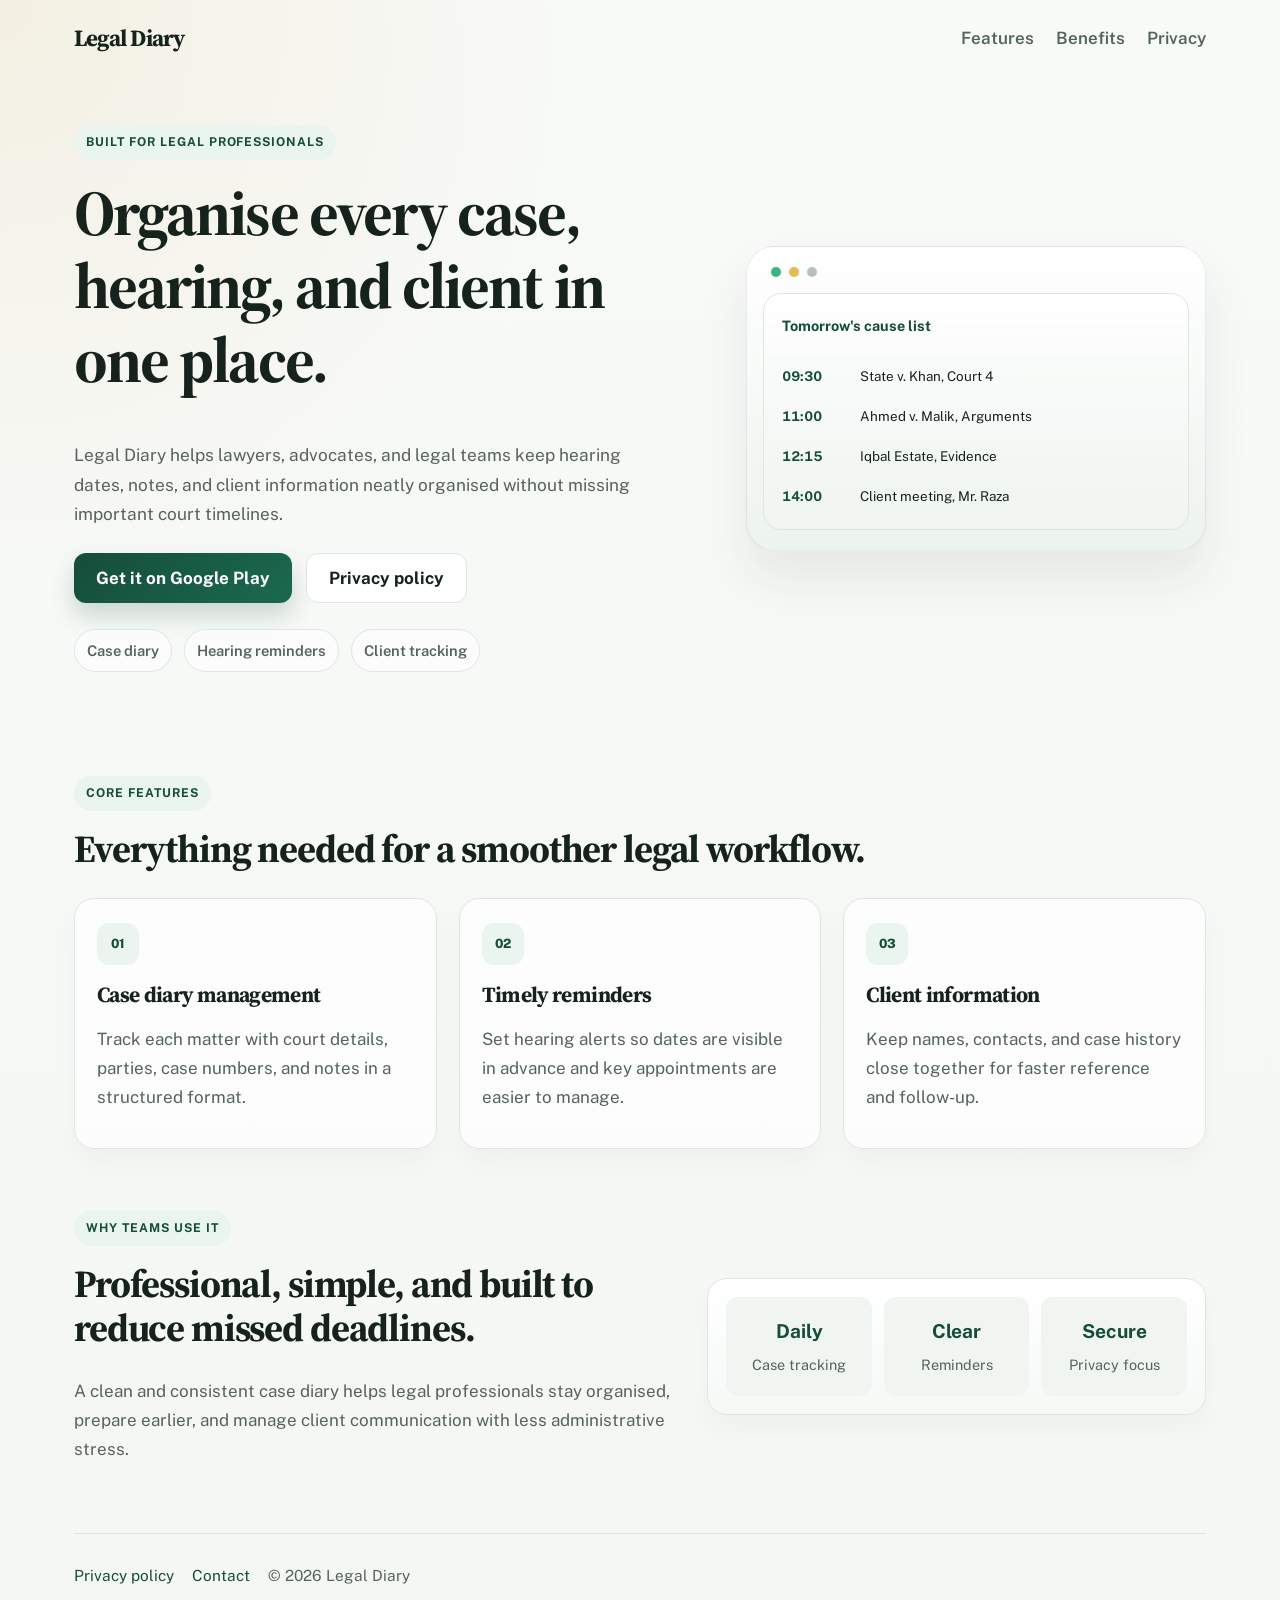
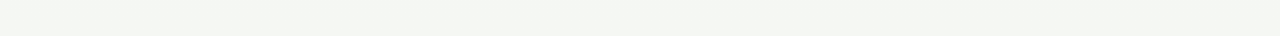
<file: index.html>
<!doctype html>
<html lang="en">
  <head>
    <meta charset="utf-8">
    <meta name="viewport" content="width=device-width, initial-scale=1">
    <title>Legal Diary – Case management for legal professionals</title>
    <meta
      name="description"
      content="Legal Diary helps lawyers and legal teams track cases, court dates, and client details with simple reminders and organised notes."
    >
    <meta name="google-site-verification" content="u-yL4lm6Hi7_Yc5t_Z_xPHGHo99uPpAKPjhA7F70FIU">
    <link rel="icon" type="image/jpeg" href="app_logo.jpeg">
    <link rel="preconnect" href="https://fonts.googleapis.com">
    <link rel="preconnect" href="https://fonts.gstatic.com" crossorigin>
    <link href="https://fonts.googleapis.com/css2?family=Public+Sans:wght@400;500;600;700;800&family=Source+Serif+4:wght@600;700&display=swap" rel="stylesheet">
    <link rel="stylesheet" href="style.css">
  </head>
  <body>
    <div class="site-shell">
      <header class="topbar">
        <a class="brand" href="index.html" aria-label="Legal Diary home">Legal Diary</a>
        <nav class="main-nav" aria-label="Main navigation">
          <a href="#features">Features</a>
          <a href="#benefits">Benefits</a>
          <a href="privacy.html">Privacy</a>
        </nav>
      </header>

      <main>
        <section class="hero">
          <div class="hero-copy">
            <span class="eyebrow">Built for legal professionals</span>
            <h1>Organise every case, hearing, and client in one place.</h1>
            <p>
              Legal Diary helps lawyers, advocates, and legal teams keep hearing dates,
              notes, and client information neatly organised without missing important
              court timelines.
            </p>

            <div class="cta-row">
              <a class="btn btn-primary" href="https://play.google.com/store/apps/details?id=com.legaldiary&hl=en" target="_blank" rel="noreferrer">Get it on Google Play</a>
              <a class="btn btn-secondary" href="privacy.html">Privacy policy</a>
            </div>

            <ul class="trust-list" aria-label="Product highlights">
              <li>Case diary</li>
              <li>Hearing reminders</li>
              <li>Client tracking</li>
            </ul>
          </div>

          <div class="phone-mockup" aria-label="Legal diary app preview">
            <div class="screen-header">
              <span class="dot green"></span>
              <span class="dot amber"></span>
              <span class="dot grey"></span>
            </div>

            <div class="screen-body">
              <div class="screen-title">Tomorrow's cause list</div>
              <div class="entry-row">
                <span class="time">09:30</span>
                <span class="detail">State v. Khan, Court 4</span>
              </div>
              <div class="entry-row">
                <span class="time">11:00</span>
                <span class="detail">Ahmed v. Malik, Arguments</span>
              </div>
              <div class="entry-row">
                <span class="time">12:15</span>
                <span class="detail">Iqbal Estate, Evidence</span>
              </div>
              <div class="entry-row">
                <span class="time">14:00</span>
                <span class="detail">Client meeting, Mr. Raza</span>
              </div>
            </div>
          </div>
        </section>

        <section class="feature-section" id="features">
          <div class="section-heading">
            <span class="eyebrow">Core features</span>
            <h2>Everything needed for a smoother legal workflow.</h2>
          </div>

          <div class="feature-grid">
            <article class="feature-card">
              <div class="card-icon">01</div>
              <h3>Case diary management</h3>
              <p>Track each matter with court details, parties, case numbers, and notes in a structured format.</p>
            </article>

            <article class="feature-card">
              <div class="card-icon">02</div>
              <h3>Timely reminders</h3>
              <p>Set hearing alerts so dates are visible in advance and key appointments are easier to manage.</p>
            </article>

            <article class="feature-card">
              <div class="card-icon">03</div>
              <h3>Client information</h3>
              <p>Keep names, contacts, and case history close together for faster reference and follow-up.</p>
            </article>
          </div>
        </section>

        <section class="benefits" id="benefits">
          <div class="benefits-copy">
            <span class="eyebrow">Why teams use it</span>
            <h2>Professional, simple, and built to reduce missed deadlines.</h2>
            <p>
              A clean and consistent case diary helps legal professionals stay organised,
              prepare earlier, and manage client communication with less administrative stress.
            </p>
          </div>

          <div class="stat-panel" aria-label="Product advantages">
            <div>
              <strong>Daily</strong>
              <span>Case tracking</span>
            </div>
            <div>
              <strong>Clear</strong>
              <span>Reminders</span>
            </div>
            <div>
              <strong>Secure</strong>
              <span>Privacy focus</span>
            </div>
          </div>
        </section>
      </main>

      <footer class="site-footer">
        <a href="privacy.html">Privacy policy</a>
        <a href="mailto:hello@legaldiary.app">Contact</a>
        <span>© 2026 Legal Diary</span>
      </footer>
    </div>
  </body>
</html>
</file>
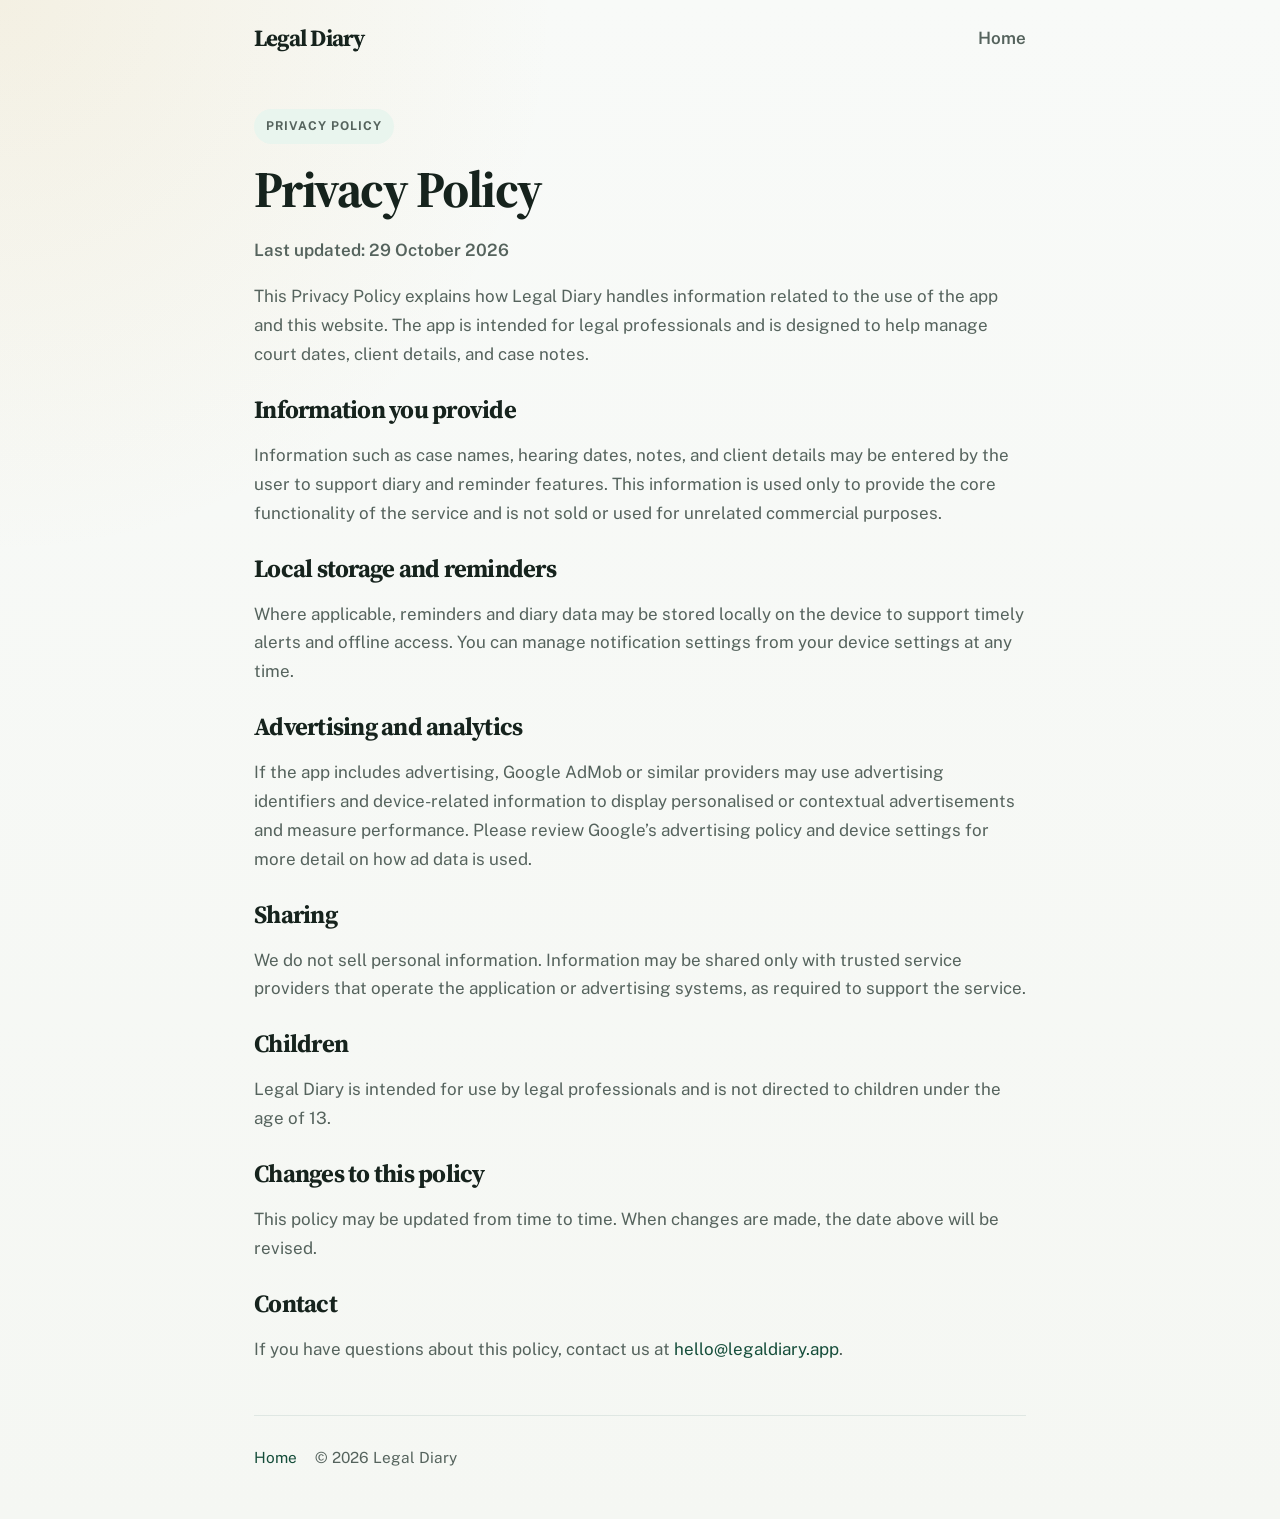
<file: privacy.html>
<!doctype html>
<html lang="en">
  <head>
    <meta charset="utf-8">
    <meta name="viewport" content="width=device-width, initial-scale=1">
    <title>Privacy Policy – Legal Diary</title>
    <meta name="description" content="Privacy policy for Legal Diary, including how case and reminder data is handled.">
    <link rel="preconnect" href="https://fonts.googleapis.com">
    <link rel="preconnect" href="https://fonts.gstatic.com" crossorigin>
    <link href="https://fonts.googleapis.com/css2?family=Public+Sans:wght@400;500;600;700&family=Source+Serif+4:wght@600;700&display=swap" rel="stylesheet">
    <link rel="stylesheet" href="style.css">
  </head>
  <body>
    <div class="site-shell narrow-shell">
      <header class="topbar">
        <a class="brand" href="index.html" aria-label="Legal Diary home">Legal Diary</a>
        <nav class="main-nav" aria-label="Main navigation">
          <a href="index.html">Home</a>
        </nav>
      </header>

      <main class="prose">
        <p class="eyebrow">Privacy policy</p>
        <h1>Privacy Policy</h1>
        <p class="policy-date">Last updated: 29 October 2026</p>

        <p>
          This Privacy Policy explains how Legal Diary handles information related to the
          use of the app and this website. The app is intended for legal professionals and
          is designed to help manage court dates, client details, and case notes.
        </p>

        <h2>Information you provide</h2>
        <p>
          Information such as case names, hearing dates, notes, and client details may be entered by the user
          to support diary and reminder features. This information is used only to provide the core functionality
          of the service and is not sold or used for unrelated commercial purposes.
        </p>

        <h2>Local storage and reminders</h2>
        <p>
          Where applicable, reminders and diary data may be stored locally on the device to support timely alerts
          and offline access. You can manage notification settings from your device settings at any time.
        </p>

        <h2>Advertising and analytics</h2>
        <p>
          If the app includes advertising, Google AdMob or similar providers may use advertising identifiers and
          device-related information to display personalised or contextual advertisements and measure performance.
          Please review Google’s advertising policy and device settings for more detail on how ad data is used.
        </p>

        <h2>Sharing</h2>
        <p>
          We do not sell personal information. Information may be shared only with trusted service providers that
          operate the application or advertising systems, as required to support the service.
        </p>

        <h2>Children</h2>
        <p>
          Legal Diary is intended for use by legal professionals and is not directed to children under the age of 13.
        </p>

        <h2>Changes to this policy</h2>
        <p>
          This policy may be updated from time to time. When changes are made, the date above will be revised.
        </p>

        <h2>Contact</h2>
        <p>
          If you have questions about this policy, contact us at
          <a href="mailto:hello@legaldiary.app">hello@legaldiary.app</a>.
        </p>
      </main>

      <footer class="site-footer">
        <a href="index.html">Home</a>
        <span>© 2026 Legal Diary</span>
      </footer>
    </div>
  </body>
</html>
</file>
<file: style.css>
:root {
  --bg: #f5f7f3;
  --bg-strong: #edf3ee;
  --surface: #ffffff;
  --surface-soft: #f0f5f1;
  --ink: #16231d;
  --muted: #55635d;
  --primary: #154d3a;
  --primary-soft: #e9f5ee;
  --accent: #d4a84a;
  --line: #dfe7e3;
  --shadow: rgba(23, 40, 33, 0.08);
}

* {
  box-sizing: border-box;
}

html {
  scroll-behavior: smooth;
}

body {
  margin: 0;
  font: 400 17px/1.7 "Public Sans", Arial, sans-serif;
  color: var(--ink);
  background:
    radial-gradient(circle at top left, rgba(212, 168, 74, 0.12), transparent 28%),
    linear-gradient(180deg, #f8faf8 0%, var(--bg) 100%);
}

img {
  max-width: 100%;
  display: block;
}

a {
  color: var(--primary);
  text-decoration: none;
}

a:hover {
  text-decoration: underline;
}

h1, h2, h3 {
  margin: 0 0 0.7em;
  font-family: "Source Serif 4", Georgia, serif;
  line-height: 1.15;
  letter-spacing: -0.03em;
  color: var(--ink);
}

.site-shell {
  max-width: 1180px;
  margin: 0 auto;
  padding: 0 24px 48px;
}

.narrow-shell {
  max-width: 820px;
}

.topbar {
  display: flex;
  justify-content: space-between;
  align-items: center;
  padding: 24px 0 16px;
}

.brand {
  font: 700 1.45rem/1 "Source Serif 4", Georgia, serif;
  color: var(--ink);
  text-decoration: none;
  letter-spacing: -0.04em;
}

.main-nav {
  display: flex;
  align-items: center;
  gap: 22px;
}

.main-nav a {
  color: var(--muted);
  font-weight: 600;
}

.hero {
  display: grid;
  grid-template-columns: 1.08fr 0.92fr;
  align-items: center;
  gap: 48px;
  padding: 56px 0 42px;
}

.eyebrow {
  display: inline-block;
  margin-bottom: 16px;
  padding: 7px 12px;
  border-radius: 999px;
  background: var(--primary-soft);
  color: var(--primary);
  font-size: 0.76rem;
  font-weight: 700;
  letter-spacing: 0.08em;
  text-transform: uppercase;
}

.hero-copy h1 {
  max-width: 580px;
  font-size: clamp(2.5rem, 5vw, 4.4rem);
}

.hero-copy p {
  max-width: 560px;
  margin-bottom: 24px;
  color: var(--muted);
  font-size: 1.08rem;
}

.cta-row {
  display: flex;
  flex-wrap: wrap;
  gap: 14px;
  margin-bottom: 26px;
}

.btn {
  display: inline-flex;
  align-items: center;
  justify-content: center;
  min-height: 50px;
  padding: 0 22px;
  border-radius: 12px;
  font-weight: 700;
  transition: transform 0.2s ease, box-shadow 0.2s ease;
}

.btn:hover {
  text-decoration: none;
  transform: translateY(-1px);
}

.btn-primary {
  background: linear-gradient(135deg, var(--primary), #1b694f);
  color: #ffffff;
  box-shadow: 0 12px 24px rgba(21, 77, 58, 0.2);
}

.btn-secondary {
  background: var(--surface);
  border: 1px solid var(--line);
  color: var(--ink);
}

.trust-list {
  display: flex;
  flex-wrap: wrap;
  gap: 12px;
  list-style: none;
  padding: 0;
  margin: 0;
  color: var(--muted);
  font-size: 0.92rem;
  font-weight: 600;
}

.trust-list li {
  padding: 8px 12px;
  border: 1px solid var(--line);
  border-radius: 999px;
  background: rgba(255, 255, 255, 0.55);
}

.phone-mockup {
  position: relative;
  width: min(460px, 100%);
  margin-left: auto;
  padding: 16px 16px 20px;
  background: linear-gradient(180deg, #ffffff 0%, #edf3ee 100%);
  border: 1px solid rgba(17, 31, 26, 0.08);
  border-radius: 28px;
  box-shadow: 0 28px 48px var(--shadow);
}

.screen-header {
  display: flex;
  align-items: center;
  gap: 8px;
  padding: 4px 8px 16px;
}

.dot {
  width: 10px;
  height: 10px;
  border-radius: 50%;
  display: inline-block;
}

.dot.green { background: #39b67e; }
.dot.amber { background: #e7b954; }
.dot.grey { background: #b7c1bb; }

.screen-body {
  padding: 20px 18px 12px;
  border: 1px solid var(--line);
  border-radius: 18px;
  background:
    linear-gradient(180deg, rgba(255,255,255,0.8), rgba(240,245,241,0.98)),
    repeating-linear-gradient(
      to bottom,
      transparent 0,
      transparent 32px,
      var(--line) 32px,
      var(--line) 33px
    );
}

.screen-title {
  margin-bottom: 18px;
  font-size: 0.9rem;
  font-weight: 700;
  color: var(--primary);
}

.entry-row {
  display: grid;
  grid-template-columns: 64px 1fr;
  gap: 14px;
  align-items: center;
  min-height: 40px;
  font-size: 0.84rem;
}

.time {
  font-weight: 700;
  color: var(--primary);
  font-variant-numeric: tabular-nums;
}

.detail {
  color: var(--ink);
  white-space: nowrap;
  overflow: hidden;
  text-overflow: ellipsis;
}

.feature-section,
.benefits {
  padding-top: 62px;
}

.section-heading {
  margin-bottom: 26px;
}

.section-heading h2,
.benefits-copy h2 {
  font-size: clamp(2rem, 3vw, 2.8rem);
}

.feature-grid {
  display: grid;
  grid-template-columns: repeat(3, minmax(200px, 1fr));
  gap: 22px;
}

.feature-card {
  padding: 24px 22px 20px;
  background: rgba(255, 255, 255, 0.7);
  border: 1px solid var(--line);
  border-radius: 20px;
  box-shadow: 0 14px 28px rgba(17, 32, 26, 0.03);
}

.card-icon {
  display: inline-flex;
  align-items: center;
  justify-content: center;
  width: 42px;
  height: 42px;
  margin-bottom: 18px;
  border-radius: 12px;
  background: var(--primary-soft);
  color: var(--primary);
  font-size: 0.8rem;
  font-weight: 800;
}

.feature-card h3 {
  font-size: 1.35rem;
  margin-bottom: 10px;
}

.feature-card p,
.benefits-copy p,
.prose p,
.prose li {
  color: var(--muted);
}

.benefits {
  display: grid;
  grid-template-columns: 1.1fr 0.9fr;
  gap: 24px;
  align-items: center;
}

.stat-panel {
  display: grid;
  grid-template-columns: repeat(3, minmax(120px, 1fr));
  gap: 12px;
  padding: 18px;
  background: linear-gradient(180deg, #ffffff, #f5f9f6);
  border: 1px solid var(--line);
  border-radius: 20px;
  box-shadow: 0 14px 28px rgba(17, 32, 26, 0.03);
}

.stat-panel div {
  display: flex;
  flex-direction: column;
  gap: 6px;
  padding: 18px 10px;
  border-radius: 12px;
  text-align: center;
  background: var(--surface-soft);
}

.stat-panel strong {
  font-size: 1.2rem;
  color: var(--primary);
}

.stat-panel span {
  color: var(--muted);
  font-size: 0.9rem;
}

.site-footer {
  display: flex;
  flex-wrap: wrap;
  align-items: center;
  gap: 18px;
  padding-top: 28px;
  margin-top: 52px;
  border-top: 1px solid var(--line);
  color: var(--muted);
  font-size: 0.96rem;
}

.prose {
  padding: 28px 0 0;
}

.prose h1 {
  font-size: clamp(2.3rem, 4vw, 3.2rem);
  margin-bottom: 14px;
}

.prose h2 {
  margin-top: 26px;
  font-size: 1.55rem;
}

.policy-date {
  margin-bottom: 18px;
  color: var(--muted);
  font-weight: 600;
}

@media (max-width: 860px) {
  .hero,
  .benefits {
    grid-template-columns: 1fr;
  }

  .phone-mockup {
    margin-left: 0;
  }

  .feature-grid {
    grid-template-columns: 1fr;
  }
}

@media (max-width: 560px) {
  .site-shell {
    padding-left: 16px;
    padding-right: 16px;
  }

  .topbar {
    align-items: flex-start;
    gap: 16px;
    flex-direction: column;
  }

  .main-nav {
    flex-wrap: wrap;
    gap: 12px 18px;
  }

  .cta-row {
    flex-direction: column;
    align-items: stretch;
  }

  .btn {
    width: 100%;
  }

  .stat-panel {
    grid-template-columns: 1fr;
  }
}
</file>
